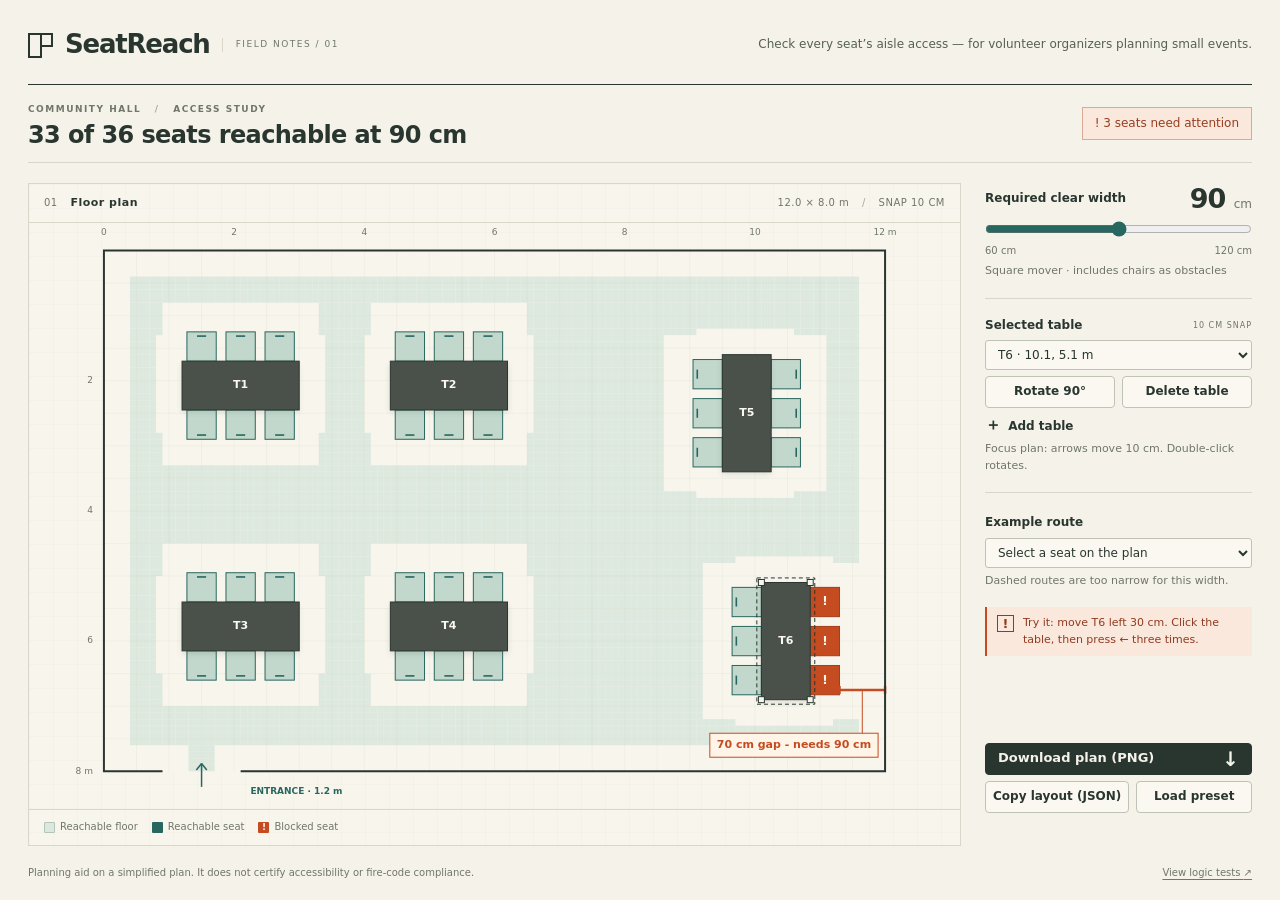
<file: index.html>
<!doctype html>
<html lang="en">
<head>
  <meta charset="utf-8">
  <meta name="viewport" content="width=device-width, initial-scale=1">
  <meta name="theme-color" content="#f5f2e9">
  <title>SeatReach</title>
  <link rel="stylesheet" href="style.css">
  <script defer src="core.js"></script>
  <script defer src="app.js"></script>
</head>
<body>
  <div class="app">
    <header class="masthead">
      <div class="brand"><span class="brand-mark" aria-hidden="true"></span><h1 id="app-name"></h1><span class="edition">FIELD NOTES / 01</span></div>
      <p>Check every seat’s aisle access — for volunteer organizers planning small events.</p>
    </header>
    <section class="summary-bar" aria-label="Plan summary">
      <div><span class="eyebrow">COMMUNITY HALL <span class="divider">/</span> ACCESS STUDY</span><p id="summary" aria-live="polite" aria-atomic="true"></p></div>
      <div class="summary-status" id="summary-status"></div>
    </section>
    <main>
      <section class="drawing" aria-label="Interactive room plan">
        <div class="drawing-header"><span>01 <b>Floor plan</b></span><span>12.0 × 8.0 m <span class="divider">/</span> SNAP 10 CM</span></div>
        <div class="canvas-wrap"><canvas id="plan" tabindex="0" aria-label="Room plan. Drag a table or select one in the controls, then use arrow keys to move it. Click a seat to show its route."></canvas></div>
        <div class="drawing-footer"><div class="legend"><span><i class="swatch floor"></i>Reachable floor</span><span><i class="swatch seat"></i>Reachable seat</span><span><i class="swatch blocked">!</i>Blocked seat</span></div><span class="drawing-instruction">Drag a table · Click a seat</span></div>
      </section>
      <aside aria-label="Plan controls">
        <section class="control-section width-section">
          <div class="label-row"><label for="width">Required clear width</label><output id="width-value" for="width">90 <small>cm</small></output></div>
          <input id="width" type="range" min="60" max="120" step="5" value="90" aria-describedby="width-help">
          <div class="range-labels"><span>60 cm</span><span>120 cm</span></div>
          <p class="micro" id="width-help">Square mover · includes chairs as obstacles</p>
        </section>
        <section class="control-section table-section">
          <div class="label-row"><label for="table-select">Selected table</label><span class="tag">10 CM SNAP</span></div>
          <select id="table-select" aria-label="Selected table"></select>
          <div class="button-row"><button id="rotate" type="button">Rotate 90°</button><button id="delete" type="button">Delete table</button></div>
          <button id="add" class="text-button" type="button"><span aria-hidden="true">＋</span> Add table</button>
          <p class="micro">Focus plan: arrows move 10 cm. Double-click rotates.</p>
        </section>
        <section class="route-section">
          <label for="seat-select">Example route</label>
          <select id="seat-select"><option value="">Select a seat on the plan</option></select>
          <p id="route-note" class="micro">Dashed routes are too narrow for this width.</p>
        </section>
        <div class="insight" id="insight"><span class="insight-icon" aria-hidden="true">!</span><p id="insight-text"></p></div>
        <section class="export-section" aria-label="Save or reset plan">
          <button id="download" class="primary" type="button">Download plan (PNG)<span aria-hidden="true">↓</span></button>
          <div class="button-row"><button id="copy" type="button">Copy layout (JSON)</button><button id="preset" type="button">Load preset</button></div>
        </section>
        <p id="feedback" class="micro feedback" role="status" aria-live="polite"></p>
      </aside>
    </main>
    <footer><p>Planning aid on a simplified plan. It does not certify accessibility or fire-code compliance.</p><a href="tests.html">View logic tests <span aria-hidden="true">↗</span></a></footer>
  </div>
  <dialog id="copy-dialog" aria-labelledby="copy-heading"><h2 id="copy-heading">Copy layout</h2><p>Your browser needs a manual copy. Select the text below and copy it.</p><textarea id="json-text" readonly aria-label="Layout JSON" rows="12"></textarea><button id="close-copy" type="button">Close</button></dialog>
</body>
</html>
</file>
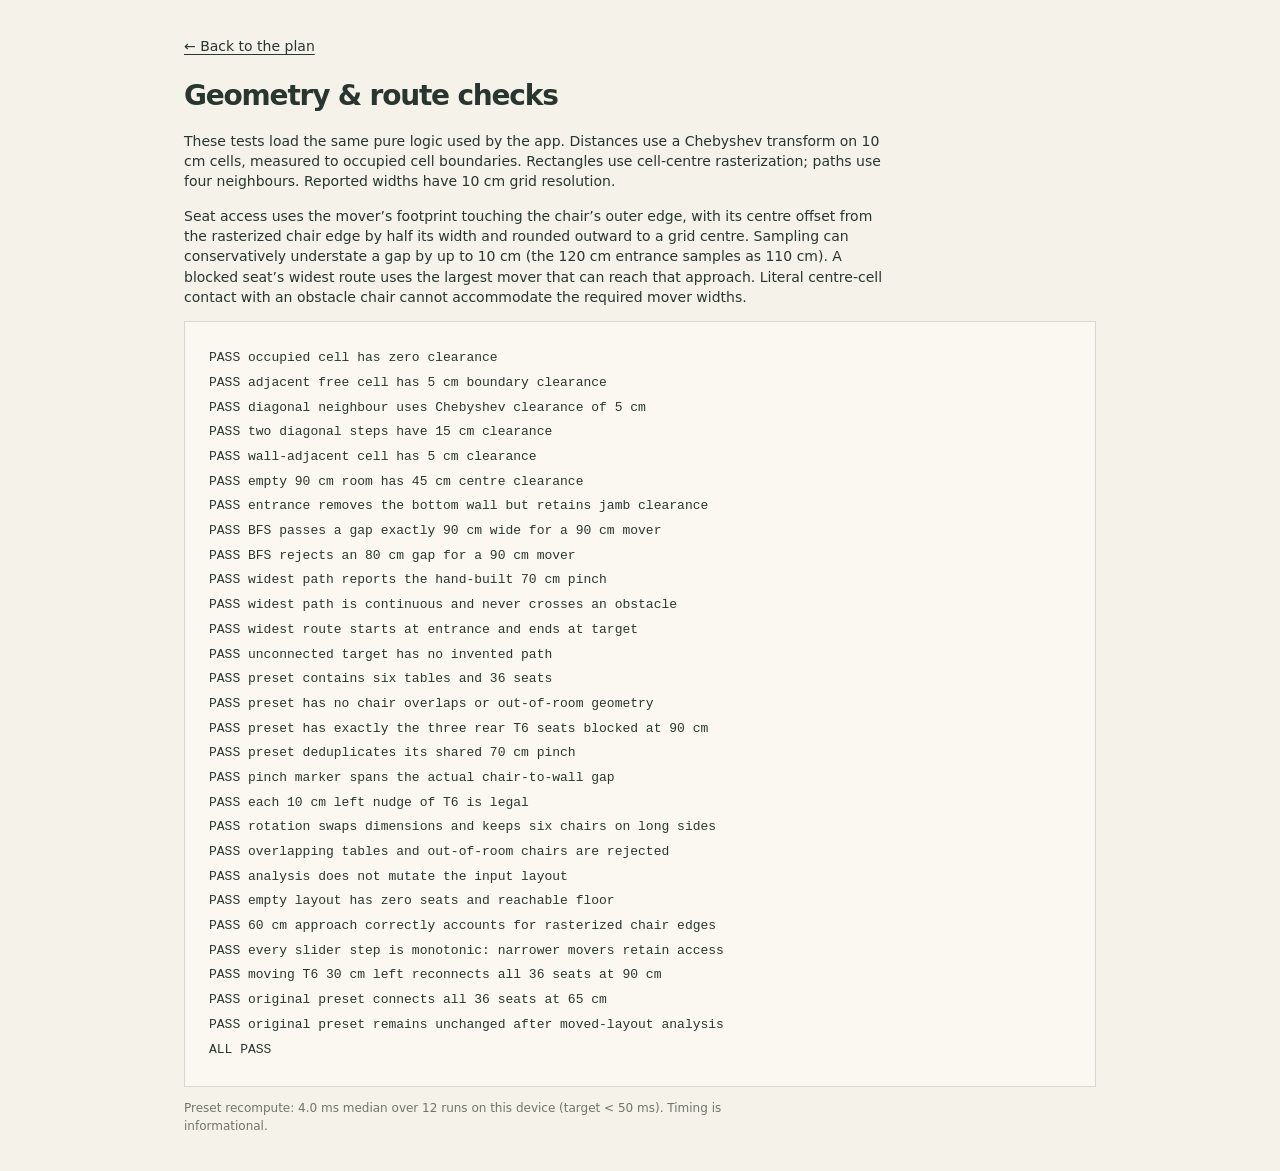
<file: tests.html>
<!doctype html>
<html lang="en">
<head>
  <meta charset="utf-8">
  <meta name="viewport" content="width=device-width, initial-scale=1">
  <title>Plan logic tests</title>
  <link rel="stylesheet" href="style.css">
  <style>body{max-width:960px;margin:36px auto;padding:0 24px}h1{margin:20px 0 12px;font-size:28px}p{max-width:80ch}pre{white-space:pre-wrap;background:#faf8f1;border:1px solid #d8d7ca;padding:24px;font-size:13px;line-height:1.9}#timing{font-size:12px;color:#70766b}</style>
</head>
<body>
  <a href="index.html">← Back to the plan</a>
  <h1>Geometry &amp; route checks</h1>
  <p>These tests load the same pure logic used by the app. Distances use a Chebyshev transform on 10 cm cells, measured to occupied cell boundaries. Rectangles use cell-centre rasterization; paths use four neighbours. Reported widths have 10 cm grid resolution.</p>
  <p>Seat access uses the mover’s footprint touching the chair’s outer edge, with its centre offset from the rasterized chair edge by half its width and rounded outward to a grid centre. Sampling can conservatively understate a gap by up to 10 cm (the 120 cm entrance samples as 110 cm). A blocked seat’s widest route uses the largest mover that can reach that approach. Literal centre-cell contact with an obstacle chair cannot accommodate the required mover widths.</p>
  <pre id="results" aria-live="polite">Running tests…
</pre>
  <p id="timing"></p>
  <!-- A classic script loads core.js from file:// as well as GitHub Pages;
       ES module imports are blocked by browsers on local file origins. -->
  <script src="core.js"></script>
  <script>
  (function () {
    'use strict';
    const results = document.getElementById('results');
    results.textContent = '';
    let failures = 0;
    function test(name, assertion) {
      try { if (!assertion()) throw new Error('assertion returned false'); results.textContent += 'PASS ' + name + '\n'; }
      catch (error) { failures++; results.textContent += 'FAIL ' + name + ': ' + error.message + '\n'; }
    }
    function equal(a, b) { return JSON.stringify(a) === JSON.stringify(b); }
    try {
      const C = globalThis.SeatReachCore;
      const occupied = new Uint8Array(81); occupied[4 * 9 + 4] = 1;
      const d = C.clearanceMap(occupied, 9, 9);
      test('occupied cell has zero clearance', () => d[40] === 0);
      test('adjacent free cell has 5 cm boundary clearance', () => d[41] === 5);
      test('diagonal neighbour uses Chebyshev clearance of 5 cm', () => d[50] === 5);
      test('two diagonal steps have 15 cm clearance', () => d[2 * 9 + 2] === 15);
      test('wall-adjacent cell has 5 cm clearance', () => d[4] === 5);
      const empty = new Uint8Array(81);
      const closed = C.clearanceMap(empty, 9, 9);
      const open = C.clearanceMap(empty, 9, 9, 10, { start: 30, end: 60 });
      test('empty 90 cm room has 45 cm centre clearance', () => closed[40] === 45);
      test('entrance removes the bottom wall but retains jamb clearance', () => closed[76] === 5 && open[76] === 15);
      function corridor(gapCells) {
        const cols = 31, rows = 25, solid = new Uint8Array(cols * rows);
        const first = 12 - Math.floor(gapCells / 2);
        for (let y = 0; y < rows; y++) if (y < first || y >= first + gapCells) solid[y * cols + 15] = 1;
        return { cols, rows, solid, clear: C.clearanceMap(solid, cols, rows), starts: [12 * cols + 6], target: 12 * cols + 24 };
      }
      const exact = corridor(9), narrow = corridor(8), seventy = corridor(7);
      test('BFS passes a gap exactly 90 cm wide for a 90 cm mover', () => C.flood(exact.clear, exact.cols, exact.rows, exact.starts, 90)[exact.target] === 1);
      test('BFS rejects an 80 cm gap for a 90 cm mover', () => C.flood(narrow.clear, narrow.cols, narrow.rows, narrow.starts, 90)[narrow.target] === 0);
      const widest = C.widestPaths(seventy.clear, seventy.cols, seventy.rows, seventy.starts);
      const route = C.tracePath(seventy.target, widest, seventy.clear, seventy.cols);
      test('widest path reports the hand-built 70 cm pinch', () => route.gap === 70 && seventy.clear[route.pinch] === 35);
      test('widest path is continuous and never crosses an obstacle', () => route.cells.length > 0 && route.cells.every((i, n) => seventy.clear[i] > 0 && (!n || Math.abs(i - route.cells[n - 1]) === seventy.cols || (Math.abs(i - route.cells[n - 1]) === 1 && Math.floor(i / seventy.cols) === Math.floor(route.cells[n - 1] / seventy.cols)))));
      test('widest route starts at entrance and ends at target', () => route.cells[0] === seventy.starts[0] && route.cells[route.cells.length - 1] === seventy.target);
      const isolated = new Float32Array(9); isolated[0] = 45; isolated[8] = 45;
      const noPath = C.tracePath(8, C.widestPaths(isolated, 3, 3, [0]), isolated, 3);
      test('unconnected target has no invented path', () => noPath.gap === 0 && noPath.pinch === -1 && noPath.cells.length === 0);
      const preset = C.preset(), snapshot = JSON.stringify(preset);
      const a = C.analyze(preset, 90);
      test('preset contains six tables and 36 seats', () => preset.length === 6 && a.seats.length === 36);
      test('preset has no chair overlaps or out-of-room geometry', () => preset.every(t => C.canPlace(t, preset)));
      test('preset has exactly the three rear T6 seats blocked at 90 cm', () => a.reachable === 33 && equal(a.seats.filter(s => !s.reachable).map(s => s.id), ['T6-1-0', 'T6-1-1', 'T6-1-2']));
      test('preset deduplicates its shared 70 cm pinch', () => a.pinches.length === 1 && a.pinches[0].gap === 70 && a.seats.filter(s => !s.reachable).every(s => s.pinch === a.pinches[0].cell));
      test('pinch marker spans the actual chair-to-wall gap', () => {
        const i = a.pinches[0].cell, x = (i % a.cols + .5) * 10, y = (Math.floor(i / a.cols) + .5) * 10;
        return x - 35 === 1130 && x + 35 === 1200 && a.seats.some(s => s.tableId === 'T6' && s.dx === 1 && y >= s.y && y < s.y + s.h);
      });
      test('each 10 cm left nudge of T6 is legal', () => [10,20,30].every(dx => { const t = { ...preset[5], x: preset[5].x - dx }; return C.canPlace(t, preset); }));
      const g = C.geometry({ id: 'R', x: 300, y: 300, rotated: true });
      test('rotation swaps dimensions and keeps six chairs on long sides', () => g.w === 75 && g.h === 180 && g.seats.length === 6 && g.seats.every(s => s.w === 45 && s.h === 45 && Math.abs(s.dx) === 1 && s.dy === 0));
      test('overlapping tables and out-of-room chairs are rejected', () => !C.canPlace({ ...preset[0], id: 'new' }, preset) && !C.canPlace({ id: 'new', x: 0, y: 0 }, []));
      test('analysis does not mutate the input layout', () => JSON.stringify(preset) === snapshot);
      test('empty layout has zero seats and reachable floor', () => { const emptyPlan = C.analyze([], 90); return emptyPlan.seats.length === 0 && emptyPlan.reachable === 0 && emptyPlan.reached.some(Boolean); });
      test('60 cm approach correctly accounts for rasterized chair edges', () => C.analyze(preset, 60).reachable === 36);
      test('every slider step is monotonic: narrower movers retain access', () => {
        let previous = C.analyze(preset, 60).seats;
        for (let width = 65; width <= 120; width += 5) {
          const current = C.analyze(preset, width).seats;
          if (current.some((seat, i) => seat.reachable && !previous[i].reachable)) return false;
          previous = current;
        }
        return true;
      });
      const moved = preset.map(t => t.id === 'T6' ? { ...t, x: t.x - 30 } : t);
      test('moving T6 30 cm left reconnects all 36 seats at 90 cm', () => C.analyze(moved, 90).reachable === 36);
      test('original preset connects all 36 seats at 65 cm', () => C.analyze(preset, 65).reachable === 36);
      test('original preset remains unchanged after moved-layout analysis', () => C.analyze(C.preset(), 90).reachable === 33 && JSON.stringify(preset) === snapshot);
      const times = [];
      for (let n = 0; n < 12; n++) { const start = performance.now(); C.analyze(preset, 90); times.push(performance.now() - start); }
      times.sort((x,y) => x-y);
      document.getElementById('timing').textContent = 'Preset recompute: ' + times[6].toFixed(1) + ' ms median over 12 runs on this device (target < 50 ms). Timing is informational.';
    } catch (error) { failures++; results.textContent += 'FAIL test setup: ' + error.message + '\n'; }
    results.textContent += failures ? 'FAILURES: ' + failures : 'ALL PASS';
  })();
  </script>
</body>
</html>
</file>
<file: style.css>
:root{color-scheme:light;--paper:#f5f2e9;--ink:#293630;--muted:#70766b;--rule:#d8d7ca;--teal:#28675f;--teal-wash:#dce8df;--orange:#c54c20;--orange-wash:#fae8dc;--font:ui-sans-serif,system-ui,-apple-system,BlinkMacSystemFont,"Segoe UI",sans-serif}
*{box-sizing:border-box}body{margin:0;background:var(--paper);color:var(--ink);font:14px/1.45 var(--font);font-variant-numeric:tabular-nums}button,input,select,textarea{font:inherit}button,select,input[type=range]{cursor:pointer}button,a,select,input,canvas,textarea{outline-offset:4px}button:focus-visible,a:focus-visible,select:focus-visible,input:focus-visible,canvas:focus-visible,textarea:focus-visible{outline:3px solid var(--teal)}button{border:1px solid #bfc3b6;background:#faf8f1;color:var(--ink);min-height:36px;padding:7px 12px;border-radius:4px;font-size:12px;font-weight:600;transition:background .12s}button:hover{background:#e8e9dd}button:active{transform:translateY(1px)}button:disabled{cursor:default;opacity:.4}button.primary{background:var(--ink);color:var(--paper);border-color:var(--ink);display:flex;justify-content:space-between;align-items:center;width:100%;font-size:13px}button.primary:hover{background:var(--teal)}button.primary span{font-size:20px;line-height:1}.app{max-width:1600px;margin:auto;padding:18px 28px 12px;min-height:100svh;display:flex;flex-direction:column;gap:16px}.masthead{display:flex;align-items:center;justify-content:space-between;gap:24px;min-height:38px}.brand{display:flex;align-items:center;gap:12px;white-space:nowrap}h1{font-size:26px;letter-spacing:-1.2px;margin:0;font-weight:750}.brand-mark{height:25px;width:25px;border:2px solid var(--ink);display:block;position:relative;background:linear-gradient(90deg,transparent 10px,var(--ink) 10px,var(--ink) 12px,transparent 12px)}.brand-mark:after{content:"";position:absolute;width:11px;height:11px;bottom:-2px;right:-2px;background:var(--paper);border-left:2px solid var(--ink);border-top:2px solid var(--ink)}.edition{font-size:9px;letter-spacing:1.5px;border-left:1px solid var(--rule);padding-left:13px;color:var(--muted)}.masthead p{font-size:12px;color:#566055;margin:0;text-align:right}.summary-bar{border-top:1px solid var(--ink);border-bottom:1px solid var(--rule);padding:12px 0;display:flex;align-items:center;justify-content:space-between;gap:16px}.eyebrow{font-size:9px;letter-spacing:1.5px;font-weight:650;color:var(--muted)}.divider{margin:0 9px;color:#a4aa9c}#summary{margin:3px 0 0;font-size:24px;line-height:1.25;letter-spacing:-.6px;font-weight:600}.summary-status{border:1px solid #d9ab94;padding:7px 12px;background:var(--orange-wash);font-size:12px;color:#973d20;white-space:nowrap}.summary-status.clear{background:var(--teal-wash);border-color:#9cbcaf;color:var(--teal)}main{display:grid;grid-template-columns:minmax(0,1fr) 267px;gap:24px;flex:1;min-height:470px}.drawing{border:1px solid var(--rule);display:flex;flex-direction:column;min-width:0;background-color:#f8f5ed;background-image:linear-gradient(#6c775b06 1px,transparent 1px),linear-gradient(90deg,#6c775b06 1px,transparent 1px);background-size:24px 24px}.drawing-header,.drawing-footer{display:flex;align-items:center;justify-content:space-between;gap:12px;padding:11px 15px;font-size:10px;color:var(--muted)}.drawing-header{border-bottom:1px solid var(--rule);letter-spacing:.5px}.drawing-header b{color:var(--ink);font-size:11px;margin-left:9px;font-weight:600}.canvas-wrap{flex:1;min-height:380px;position:relative}canvas{display:block;width:100%;height:100%;position:absolute;touch-action:none}.drawing-footer{border-top:1px solid var(--rule);padding-top:10px;padding-bottom:10px}.legend{display:flex;gap:14px;flex-wrap:wrap}.legend>span{display:flex;align-items:center;gap:5px}.swatch{width:11px;height:11px;display:inline-flex;align-items:center;justify-content:center;border-radius:1px;font-size:9px;font-style:normal;font-weight:800}.swatch.floor{background:var(--teal-wash);border:1px solid #b1c6b8}.swatch.seat{background:var(--teal)}.swatch.blocked{background:var(--orange);color:white}.drawing-instruction{white-space:nowrap}aside{display:flex;flex-direction:column;gap:12px}.control-section{border-bottom:1px solid var(--rule);padding-bottom:12px}.label-row{display:flex;align-items:center;justify-content:space-between;gap:8px}label{font-size:12px;font-weight:650}output{font-size:27px;font-weight:600;line-height:1.15;letter-spacing:-1px}output small{font-size:12px;font-weight:450;letter-spacing:0;color:var(--muted)}input[type=range]{width:100%;height:20px;accent-color:var(--teal);margin:10px 0 0}.range-labels{display:flex;justify-content:space-between;font-size:10px;color:var(--muted)}.micro{font-size:10px;line-height:1.5;color:var(--muted);margin:7px 0 0}.tag{font-size:8px;letter-spacing:1px;color:var(--muted)}select{width:100%;height:34px;border:1px solid #bfc3b6;border-radius:3px;background:#faf8f1;color:var(--ink);padding:5px 8px;font-size:12px;margin:8px 0}.button-row{display:flex;gap:7px}.button-row button{flex:1;white-space:nowrap;padding-left:7px;padding-right:7px}.text-button{background:transparent;border:0;min-height:28px;padding:5px 0 0;font-size:12px}.text-button:hover{background:transparent;color:var(--teal)}.text-button span{font-size:16px;margin-right:3px}.route-section select{margin-bottom:0}.insight{display:flex;gap:9px;padding:10px 11px;background:var(--orange-wash);border-left:2px solid var(--orange);color:#913b20}.insight-icon{font-size:13px;border:1px solid currentColor;width:17px;height:17px;flex:none;text-align:center;line-height:16px;font-weight:750}.insight p{margin:0;font-size:11px;line-height:1.5}.insight.clear{color:var(--teal);border-color:var(--teal);background:var(--teal-wash)}.export-section{display:flex;flex-direction:column;gap:7px;margin-top:auto}.feedback{min-height:15px;margin:0}footer{display:flex;justify-content:space-between;gap:16px;color:var(--muted);font-size:10px}footer p{margin:0}a{color:inherit;text-underline-offset:3px}dialog{width:min(540px,90vw);padding:24px;background:var(--paper);color:var(--ink);border:1px solid var(--ink);border-radius:6px}dialog::backdrop{background:#29363066}dialog h2{margin-top:0;font-size:20px}dialog p{font-size:13px}textarea{width:100%;font-family:ui-monospace,monospace;font-size:12px;padding:10px;margin-bottom:12px;border:1px solid var(--rule)}
@media(min-width:1000px) and (min-height:650px){.app{height:100svh;gap:12px}.canvas-wrap{min-height:0}main{min-height:0}aside{gap:8px}.control-section{padding-bottom:8px}.micro{font-size:10px;margin-top:5px}button{min-height:32px;padding-top:5px;padding-bottom:5px}select{height:30px;margin-top:6px;margin-bottom:6px}input[type=range]{margin-top:6px;height:18px}.text-button{min-height:25px}.insight{padding:8px 10px}.export-section{gap:6px}.feedback{margin:0}.drawing-instruction{display:none}}
@media(min-height:850px){.app{padding-top:26px;padding-bottom:20px;gap:20px}aside{gap:18px}.control-section{padding-bottom:18px}.micro{font-size:11px}.canvas-wrap{min-height:450px}}
@media(max-width:1050px){.edition{display:none}.masthead p{max-width:460px}.drawing-instruction{display:none}.app{padding-left:18px;padding-right:18px}main{gap:16px}}
@media(max-width:760px){.app{padding:16px;gap:16px}.masthead{display:block}.masthead p{text-align:left;font-size:12px;margin-top:8px;max-width:none}.summary-bar{align-items:flex-start}#summary{font-size:20px}.summary-status{padding:5px 7px;font-size:10px}.eyebrow{font-size:8px}main{grid-template-columns:1fr}.canvas-wrap{min-height:0;aspect-ratio:1.35}.drawing-header{font-size:9px;padding:10px}.drawing-footer{padding:10px}.legend{gap:10px;font-size:9px}aside{display:grid;grid-template-columns:1fr 1fr;gap:16px}.table-section{grid-row:span 2}.insight,.export-section,.feedback{grid-column:1/-1}.insight{align-self:start}footer{flex-direction:column;gap:8px}output{font-size:24px}.tag{display:none}.button-row{flex-wrap:wrap}}
@media(prefers-reduced-motion:reduce){button{transition:none}}
</file>
